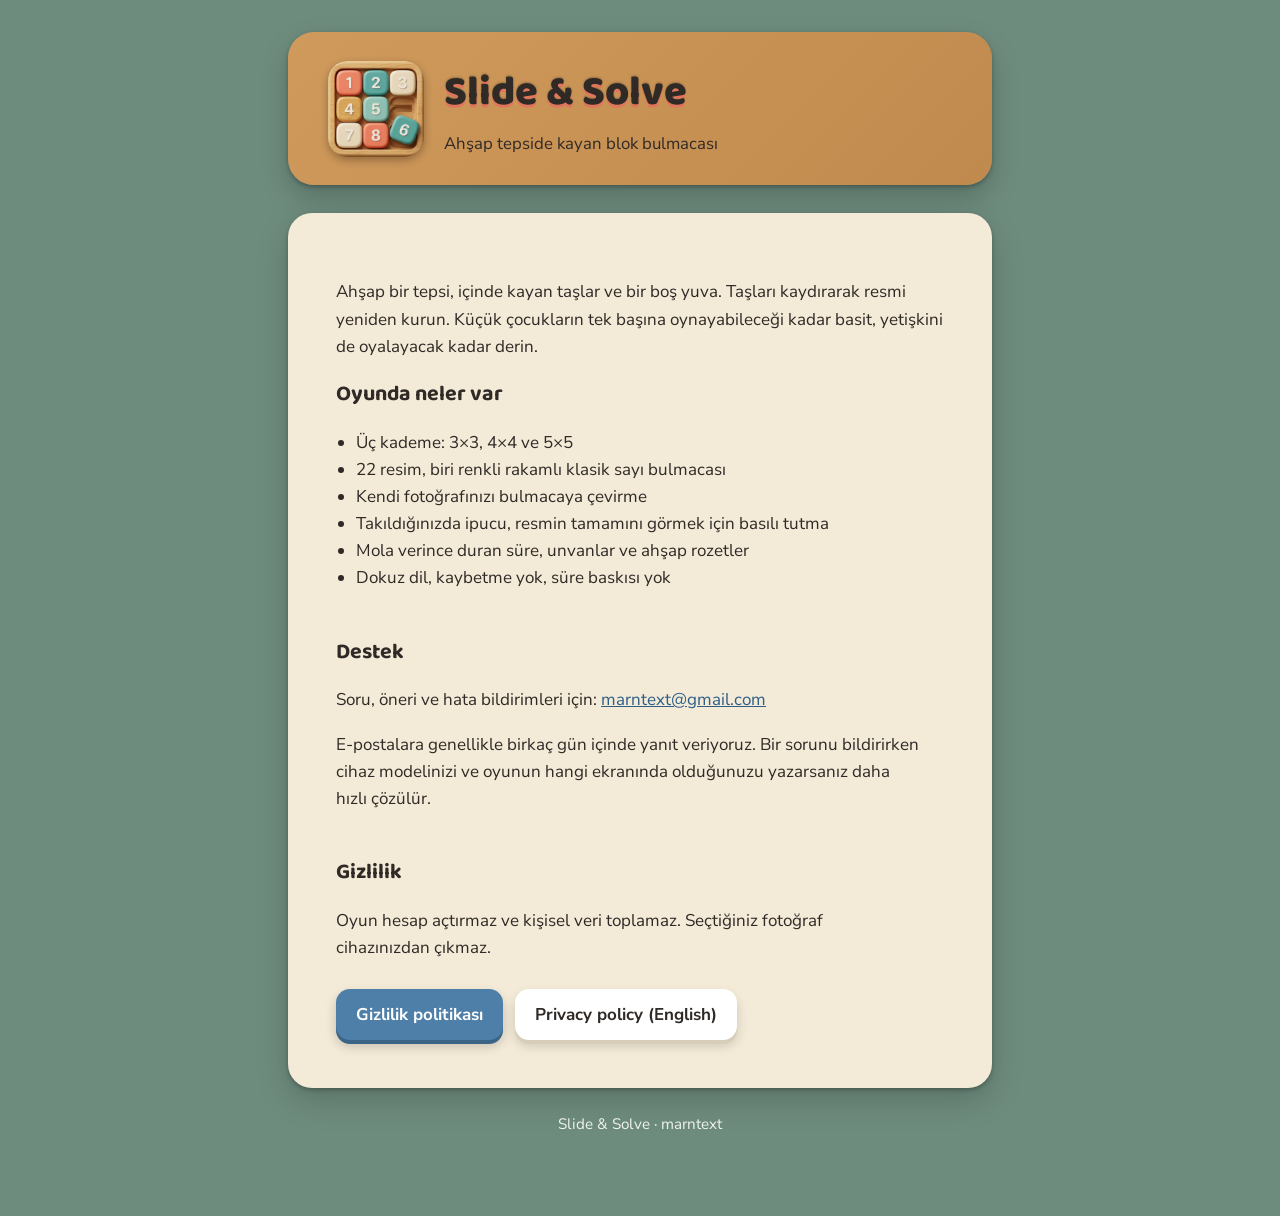
<file: index.html>
<!doctype html>
<html lang="tr">
  <head>
    <meta charset="utf-8" />
    <meta name="viewport" content="width=device-width, initial-scale=1" />
    <title>Slide &amp; Solve — Ahşap kayan blok bulmacası</title>
    <meta
      name="description"
      content="Çocuklar için ahşap kayan blok bulmacası. Kendi fotoğrafınla da oyna. Destek ve gizlilik politikası."
    />
    <link rel="icon" href="ikon.png" />
    <link rel="preconnect" href="https://fonts.googleapis.com" />
    <link rel="preconnect" href="https://fonts.gstatic.com" crossorigin />
    <link
      href="https://fonts.googleapis.com/css2?family=Baloo+2:wght@700;800&family=Nunito+Sans:wght@400;600&display=swap"
      rel="stylesheet"
    />
    <link rel="stylesheet" href="ortak.css" />
  </head>
  <body>
    <header class="tray">
      <img src="ikon.png" alt="Slide &amp; Solve uygulama ikonu" />
      <div>
        <h1>Slide &amp; Solve</h1>
        <p>Ahşap tepside kayan blok bulmacası</p>
      </div>
    </header>

    <main>
      <p>
        Ahşap bir tepsi, içinde kayan taşlar ve bir boş yuva. Taşları
        kaydırarak resmi yeniden kurun. Küçük çocukların tek başına
        oynayabileceği kadar basit, yetişkini de oyalayacak kadar derin.
      </p>

      <h2>Oyunda neler var</h2>
      <ul>
        <li>Üç kademe: 3×3, 4×4 ve 5×5</li>
        <li>22 resim, biri renkli rakamlı klasik sayı bulmacası</li>
        <li>Kendi fotoğrafınızı bulmacaya çevirme</li>
        <li>Takıldığınızda ipucu, resmin tamamını görmek için basılı tutma</li>
        <li>Mola verince duran süre, unvanlar ve ahşap rozetler</li>
        <li>Dokuz dil, kaybetme yok, süre baskısı yok</li>
      </ul>

      <h2>Destek</h2>
      <p>
        Soru, öneri ve hata bildirimleri için:
        <a href="mailto:marntext@gmail.com">marntext@gmail.com</a>
      </p>
      <p>
        E-postalara genellikle birkaç gün içinde yanıt veriyoruz. Bir sorunu
        bildirirken cihaz modelinizi ve oyunun hangi ekranında olduğunuzu
        yazarsanız daha hızlı çözülür.
      </p>

      <h2>Gizlilik</h2>
      <p>
        Oyun hesap açtırmaz ve kişisel veri toplamaz. Seçtiğiniz fotoğraf
        cihazınızdan çıkmaz.
      </p>

      <div class="links">
        <a href="gizlilik.html">Gizlilik politikası</a>
        <a class="quiet" href="privacy.html">Privacy policy (English)</a>
      </div>
    </main>

    <footer>
      <p>Slide &amp; Solve · marntext</p>
    </footer>
  </body>
</html>
</file>
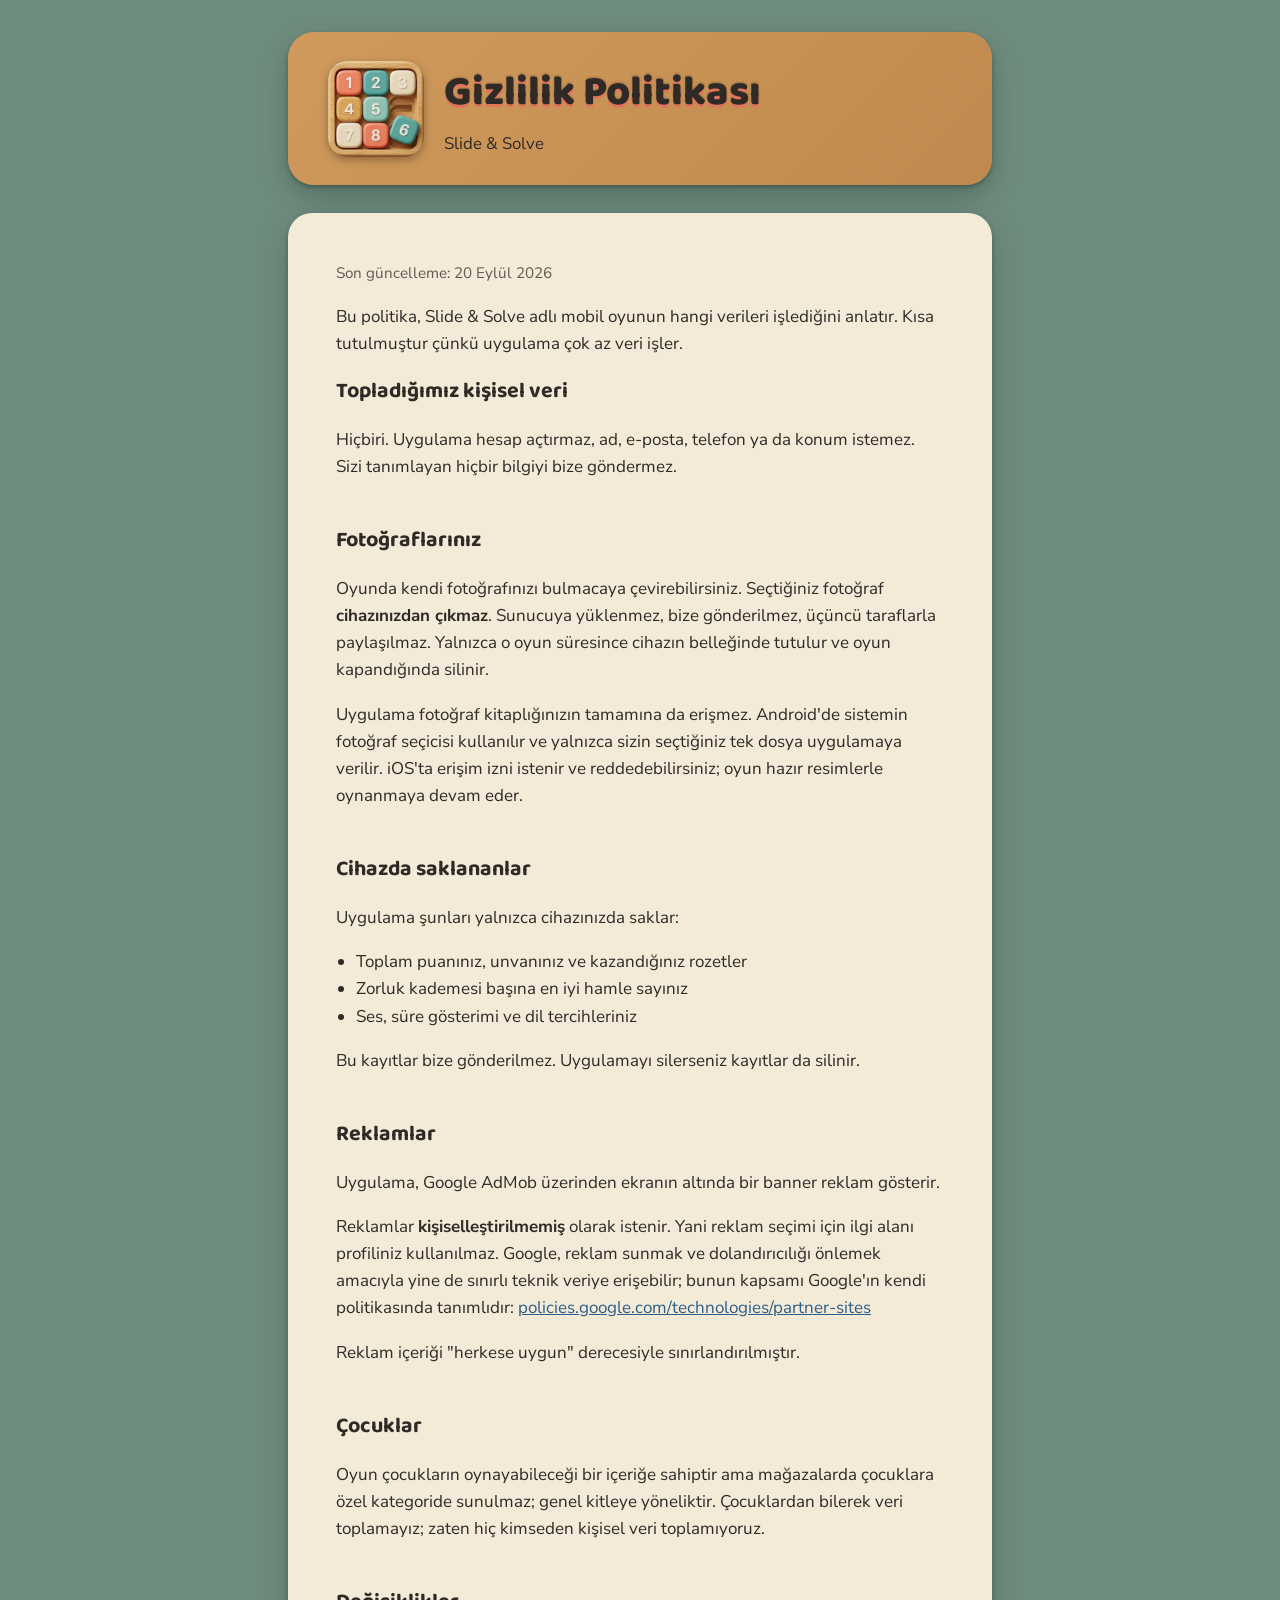
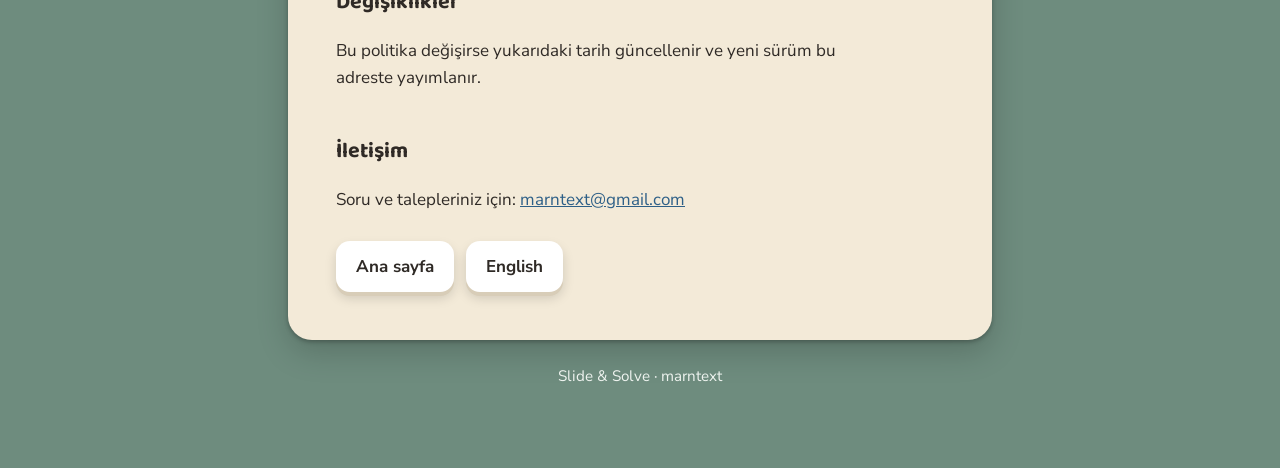
<file: gizlilik.html>
<!doctype html>
<html lang="tr">
  <head>
    <meta charset="utf-8" />
    <meta name="viewport" content="width=device-width, initial-scale=1" />
    <title>Gizlilik Politikası — Slide &amp; Solve</title>
    <meta
      name="description"
      content="Slide & Solve gizlilik politikası. Uygulama kişisel veri toplamaz; seçilen fotoğraf cihazdan çıkmaz."
    />
    <link rel="icon" href="ikon.png" />
    <link rel="preconnect" href="https://fonts.googleapis.com" />
    <link rel="preconnect" href="https://fonts.gstatic.com" crossorigin />
    <link
      href="https://fonts.googleapis.com/css2?family=Baloo+2:wght@700;800&family=Nunito+Sans:wght@400;600&display=swap"
      rel="stylesheet"
    />
    <link rel="stylesheet" href="ortak.css" />
  </head>
  <body>
    <header class="tray">
      <img src="ikon.png" alt="Slide &amp; Solve uygulama ikonu" />
      <div>
        <h1>Gizlilik Politikası</h1>
        <p>Slide &amp; Solve</p>
      </div>
    </header>

    <main>
      <p class="updated">Son güncelleme: 20 Eylül 2026</p>

      <p>
        Bu politika, Slide &amp; Solve adlı mobil oyunun hangi verileri
        işlediğini anlatır. Kısa tutulmuştur çünkü uygulama çok az veri işler.
      </p>

      <h2>Topladığımız kişisel veri</h2>
      <p>
        Hiçbiri. Uygulama hesap açtırmaz, ad, e-posta, telefon ya da konum
        istemez. Sizi tanımlayan hiçbir bilgiyi bize göndermez.
      </p>

      <h2>Fotoğraflarınız</h2>
      <p>
        Oyunda kendi fotoğrafınızı bulmacaya çevirebilirsiniz. Seçtiğiniz
        fotoğraf <strong>cihazınızdan çıkmaz</strong>. Sunucuya yüklenmez, bize
        gönderilmez, üçüncü taraflarla paylaşılmaz. Yalnızca o oyun süresince
        cihazın belleğinde tutulur ve oyun kapandığında silinir.
      </p>
      <p>
        Uygulama fotoğraf kitaplığınızın tamamına da erişmez. Android'de
        sistemin fotoğraf seçicisi kullanılır ve yalnızca sizin seçtiğiniz tek
        dosya uygulamaya verilir. iOS'ta erişim izni istenir ve
        reddedebilirsiniz; oyun hazır resimlerle oynanmaya devam eder.
      </p>

      <h2>Cihazda saklananlar</h2>
      <p>Uygulama şunları yalnızca cihazınızda saklar:</p>
      <ul>
        <li>Toplam puanınız, unvanınız ve kazandığınız rozetler</li>
        <li>Zorluk kademesi başına en iyi hamle sayınız</li>
        <li>Ses, süre gösterimi ve dil tercihleriniz</li>
      </ul>
      <p>
        Bu kayıtlar bize gönderilmez. Uygulamayı silerseniz kayıtlar da
        silinir.
      </p>

      <h2>Reklamlar</h2>
      <p>
        Uygulama, Google AdMob üzerinden ekranın altında bir banner reklam
        gösterir.
      </p>
      <p>
        Reklamlar <strong>kişiselleştirilmemiş</strong> olarak istenir. Yani
        reklam seçimi için ilgi alanı profiliniz kullanılmaz. Google, reklam
        sunmak ve dolandırıcılığı önlemek amacıyla yine de sınırlı teknik
        veriye erişebilir; bunun kapsamı Google'ın kendi politikasında
        tanımlıdır:
        <a href="https://policies.google.com/technologies/partner-sites"
          >policies.google.com/technologies/partner-sites</a
        >
      </p>
      <p>Reklam içeriği "herkese uygun" derecesiyle sınırlandırılmıştır.</p>

      <h2>Çocuklar</h2>
      <p>
        Oyun çocukların oynayabileceği bir içeriğe sahiptir ama mağazalarda
        çocuklara özel kategoride sunulmaz; genel kitleye yöneliktir.
        Çocuklardan bilerek veri toplamayız; zaten hiç kimseden kişisel veri
        toplamıyoruz.
      </p>

      <h2>Değişiklikler</h2>
      <p>
        Bu politika değişirse yukarıdaki tarih güncellenir ve yeni sürüm bu
        adreste yayımlanır.
      </p>

      <h2>İletişim</h2>
      <p>
        Soru ve talepleriniz için:
        <a href="mailto:marntext@gmail.com">marntext@gmail.com</a>
      </p>

      <div class="links">
        <a class="quiet" href="index.html">Ana sayfa</a>
        <a class="quiet" href="privacy.html">English</a>
      </div>
    </main>

    <footer>
      <p>Slide &amp; Solve · marntext</p>
    </footer>
  </body>
</html>
</file>
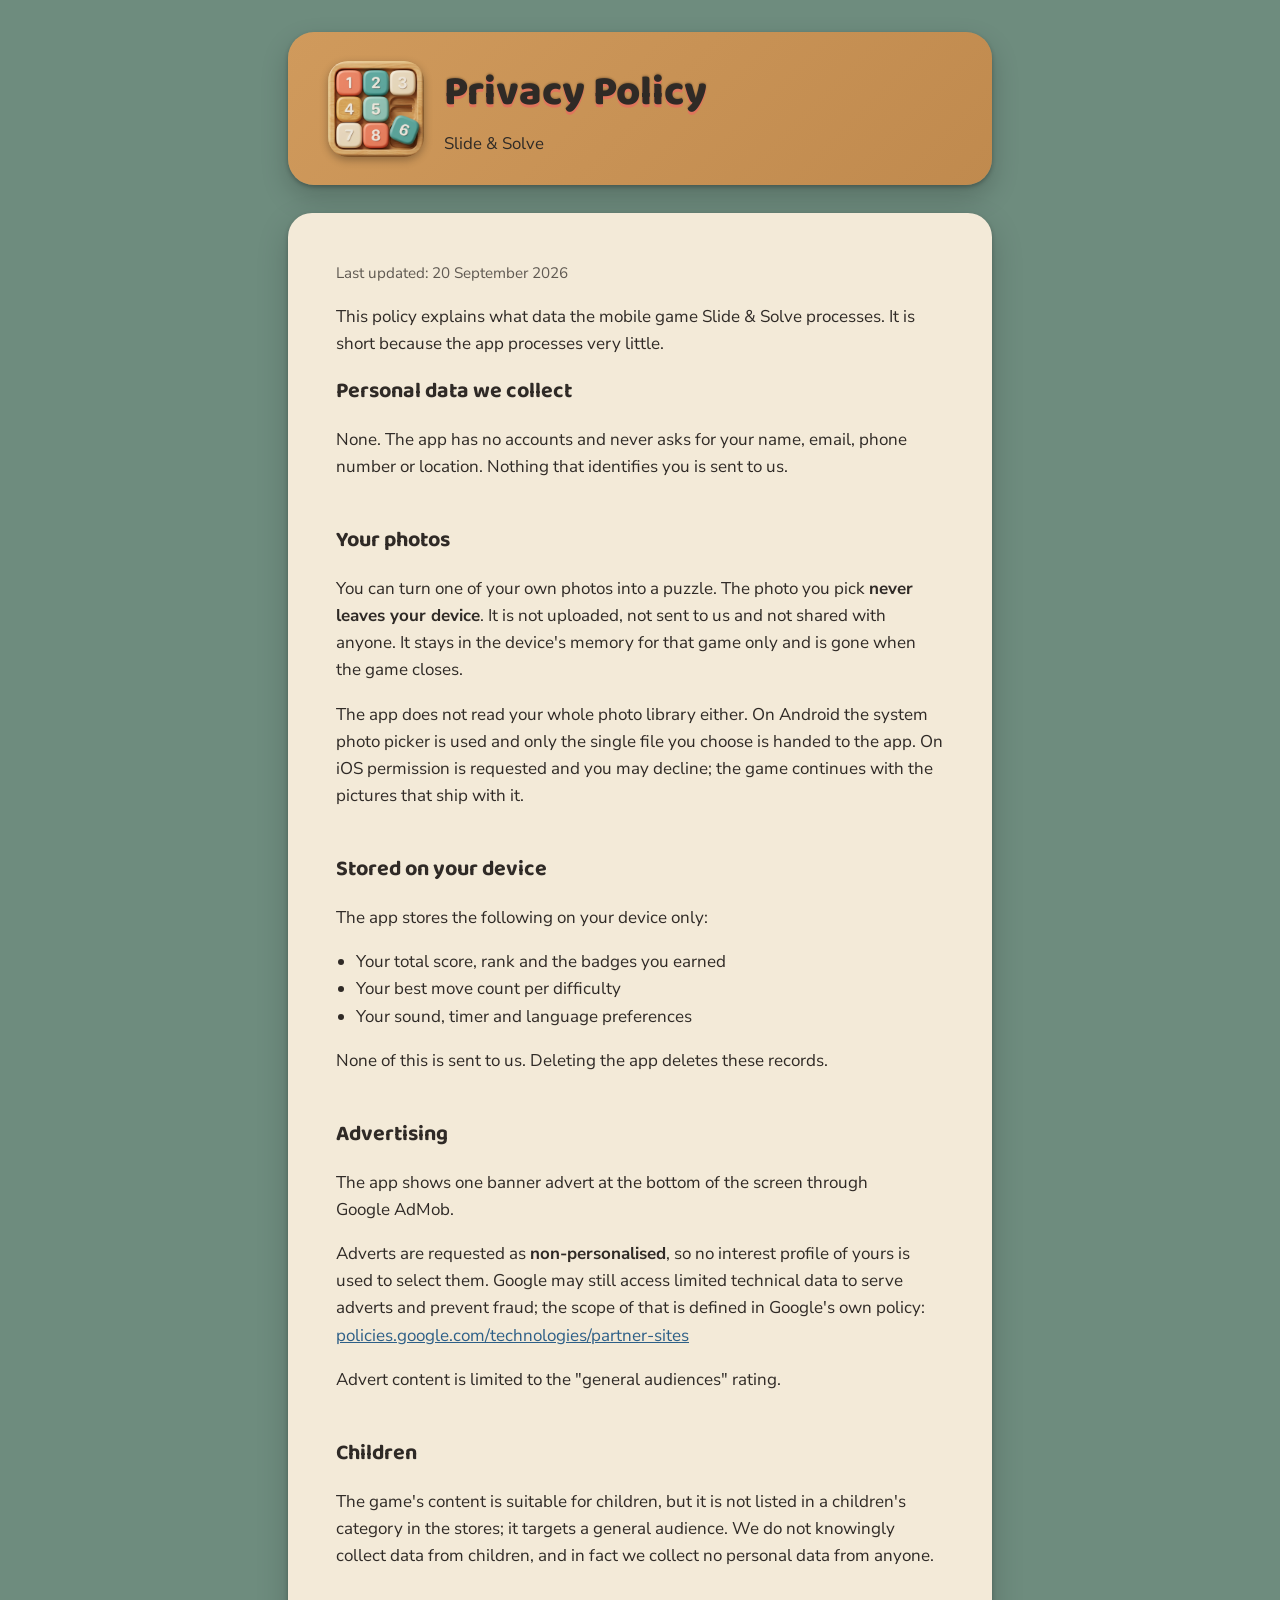
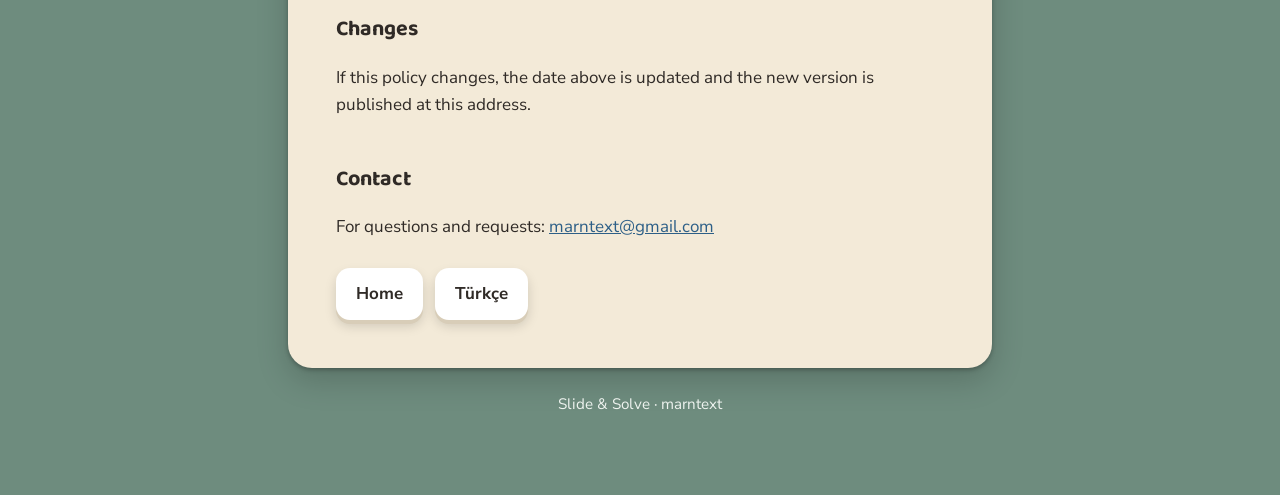
<file: privacy.html>
<!doctype html>
<html lang="en">
  <head>
    <meta charset="utf-8" />
    <meta name="viewport" content="width=device-width, initial-scale=1" />
    <title>Privacy Policy — Slide &amp; Solve</title>
    <meta
      name="description"
      content="Slide & Solve privacy policy. The app collects no personal data and the photo you pick never leaves your device."
    />
    <link rel="icon" href="ikon.png" />
    <link rel="preconnect" href="https://fonts.googleapis.com" />
    <link rel="preconnect" href="https://fonts.gstatic.com" crossorigin />
    <link
      href="https://fonts.googleapis.com/css2?family=Baloo+2:wght@700;800&family=Nunito+Sans:wght@400;600&display=swap"
      rel="stylesheet"
    />
    <link rel="stylesheet" href="ortak.css" />
  </head>
  <body>
    <header class="tray">
      <img src="ikon.png" alt="Slide &amp; Solve app icon" />
      <div>
        <h1>Privacy Policy</h1>
        <p>Slide &amp; Solve</p>
      </div>
    </header>

    <main>
      <p class="updated">Last updated: 20 September 2026</p>

      <p>
        This policy explains what data the mobile game Slide &amp; Solve
        processes. It is short because the app processes very little.
      </p>

      <h2>Personal data we collect</h2>
      <p>
        None. The app has no accounts and never asks for your name, email,
        phone number or location. Nothing that identifies you is sent to us.
      </p>

      <h2>Your photos</h2>
      <p>
        You can turn one of your own photos into a puzzle. The photo you pick
        <strong>never leaves your device</strong>. It is not uploaded, not sent
        to us and not shared with anyone. It stays in the device's memory for
        that game only and is gone when the game closes.
      </p>
      <p>
        The app does not read your whole photo library either. On Android the
        system photo picker is used and only the single file you choose is
        handed to the app. On iOS permission is requested and you may decline;
        the game continues with the pictures that ship with it.
      </p>

      <h2>Stored on your device</h2>
      <p>The app stores the following on your device only:</p>
      <ul>
        <li>Your total score, rank and the badges you earned</li>
        <li>Your best move count per difficulty</li>
        <li>Your sound, timer and language preferences</li>
      </ul>
      <p>
        None of this is sent to us. Deleting the app deletes these records.
      </p>

      <h2>Advertising</h2>
      <p>
        The app shows one banner advert at the bottom of the screen through
        Google AdMob.
      </p>
      <p>
        Adverts are requested as <strong>non-personalised</strong>, so no
        interest profile of yours is used to select them. Google may still
        access limited technical data to serve adverts and prevent fraud; the
        scope of that is defined in Google's own policy:
        <a href="https://policies.google.com/technologies/partner-sites"
          >policies.google.com/technologies/partner-sites</a
        >
      </p>
      <p>Advert content is limited to the "general audiences" rating.</p>

      <h2>Children</h2>
      <p>
        The game's content is suitable for children, but it is not listed in a
        children's category in the stores; it targets a general audience. We do
        not knowingly collect data from children, and in fact we collect no
        personal data from anyone.
      </p>

      <h2>Changes</h2>
      <p>
        If this policy changes, the date above is updated and the new version
        is published at this address.
      </p>

      <h2>Contact</h2>
      <p>
        For questions and requests:
        <a href="mailto:marntext@gmail.com">marntext@gmail.com</a>
      </p>

      <div class="links">
        <a class="quiet" href="index.html">Home</a>
        <a class="quiet" href="gizlilik.html">Türkçe</a>
      </div>
    </main>

    <footer>
      <p>Slide &amp; Solve · marntext</p>
    </footer>
  </body>
</html>
</file>
<file: ortak.css>
/* Slide & Solve tanıtım ve gizlilik sayfaları.
   Renkler uygulamanın paletinden: lib/theme/tokens.dart */

:root {
  --tabletop: #6e8c7e;
  --tray: #c08a4e;
  --plaque: #f3ead8;
  --ink: #2f2a26;
  --coral: #e0755c;
  --blue: #4e7fa8;
  --shade: rgba(0, 0, 0, 0.25);
}

* {
  box-sizing: border-box;
}

body {
  margin: 0;
  padding: 32px 20px 64px;
  background: var(--tabletop);
  color: var(--ink);
  font-family: "Nunito Sans", -apple-system, BlinkMacSystemFont, "Segoe UI",
    Roboto, sans-serif;
  font-size: 17px;
  line-height: 1.6;
  -webkit-font-smoothing: antialiased;
  -moz-osx-font-smoothing: grayscale;
}

main {
  max-width: 44rem;
  margin: 0 auto;
  background: var(--plaque);
  border-radius: 24px;
  padding: clamp(24px, 5vw, 48px);
  box-shadow: 0 2px 4px var(--shade), 0 12px 32px rgba(0, 0, 0, 0.18);
}

header.tray {
  max-width: 44rem;
  margin: 0 auto 28px;
  background: linear-gradient(135deg, #d09a5c, var(--tray));
  border-radius: 26px;
  padding: 28px clamp(20px, 4vw, 40px);
  box-shadow: 0 2px 4px var(--shade), 0 12px 28px rgba(0, 0, 0, 0.2);
  display: flex;
  align-items: center;
  gap: 20px;
  flex-wrap: wrap;
}

header.tray img {
  width: 96px;
  height: 96px;
  border-radius: 20px;
  box-shadow: 0 3px 8px rgba(0, 0, 0, 0.3);
}

header.tray h1 {
  font-family: "Baloo 2", "Nunito Sans", sans-serif;
  font-weight: 800;
  font-size: clamp(1.8rem, 5vw, 2.6rem);
  margin: 0;
  text-shadow: 0 3px 0 var(--coral), 0 -1px 2px rgba(0, 0, 0, 0.25);
  text-wrap: balance;
}

header.tray p {
  margin: 4px 0 0;
  font-size: 1.05rem;
}

h2 {
  font-family: "Baloo 2", "Nunito Sans", sans-serif;
  font-weight: 700;
  font-size: 1.35rem;
  margin: 2em 0 0.4em;
}

h2:first-of-type {
  margin-top: 0.6em;
}

p,
li {
  text-wrap: pretty;
}

ul {
  padding-left: 1.2em;
}

a {
  color: #2d5f87;
}

a:focus-visible {
  outline: 3px solid var(--blue);
  outline-offset: 2px;
}

.updated {
  font-size: 0.95rem;
  opacity: 0.75;
  margin-top: 0;
}

.links {
  display: flex;
  gap: 12px;
  flex-wrap: wrap;
  margin-top: 28px;
}

.links a {
  display: inline-block;
  background: var(--blue);
  color: #fff;
  text-decoration: none;
  font-weight: 700;
  padding: 12px 20px;
  border-radius: 14px;
  box-shadow: 0 4px 0 #3c6485, 0 6px 12px rgba(0, 0, 0, 0.2);
  transition-property: transform, box-shadow;
  transition-duration: 120ms;
  transition-timing-function: ease-out;
}

.links a.quiet {
  background: #fff;
  color: var(--ink);
  box-shadow: 0 4px 0 #d8cdb8, 0 6px 12px rgba(0, 0, 0, 0.15);
}

.links a:active {
  transform: translateY(3px);
  box-shadow: 0 1px 0 #3c6485, 0 2px 6px rgba(0, 0, 0, 0.2);
}

footer {
  max-width: 44rem;
  margin: 24px auto 0;
  color: #eef3ef;
  font-size: 0.95rem;
  text-align: center;
}

footer a {
  color: #fff;
}

@media (prefers-reduced-motion: reduce) {
  .links a {
    transition: none;
  }
}
</file>
